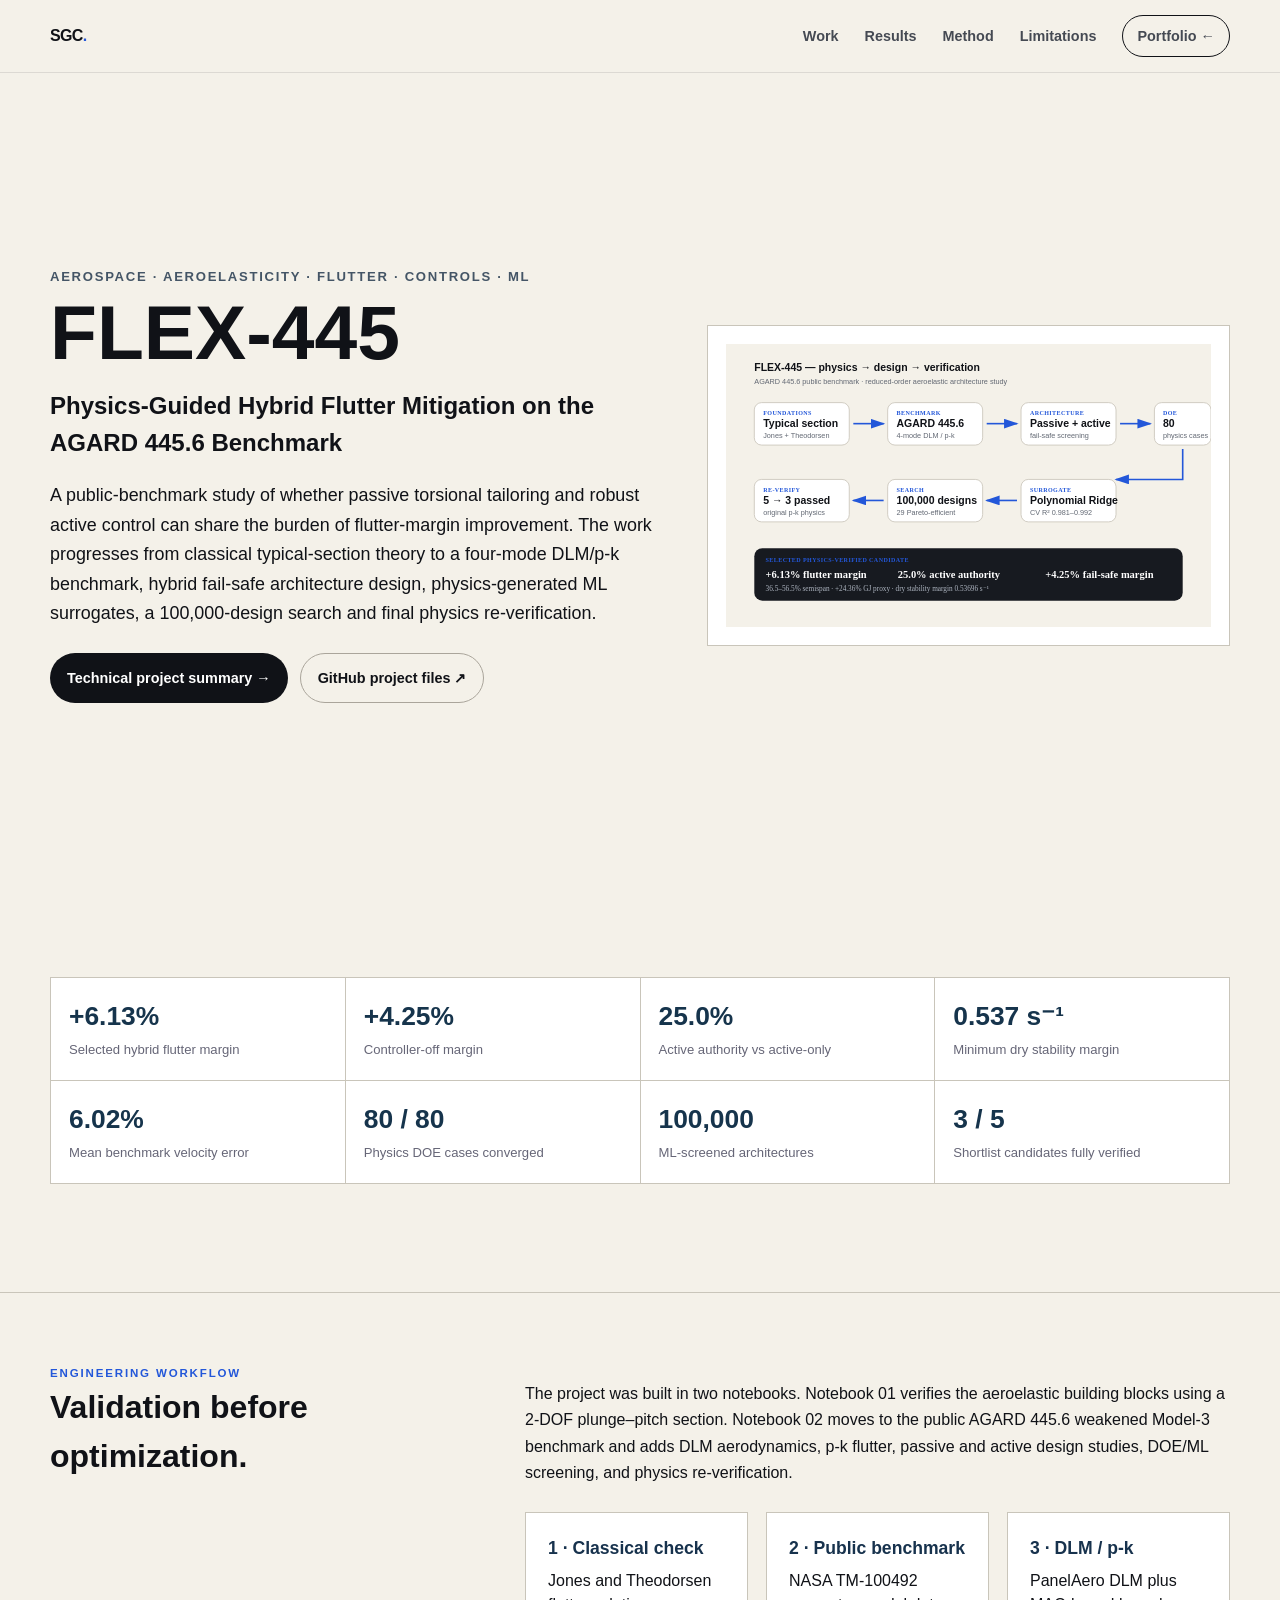
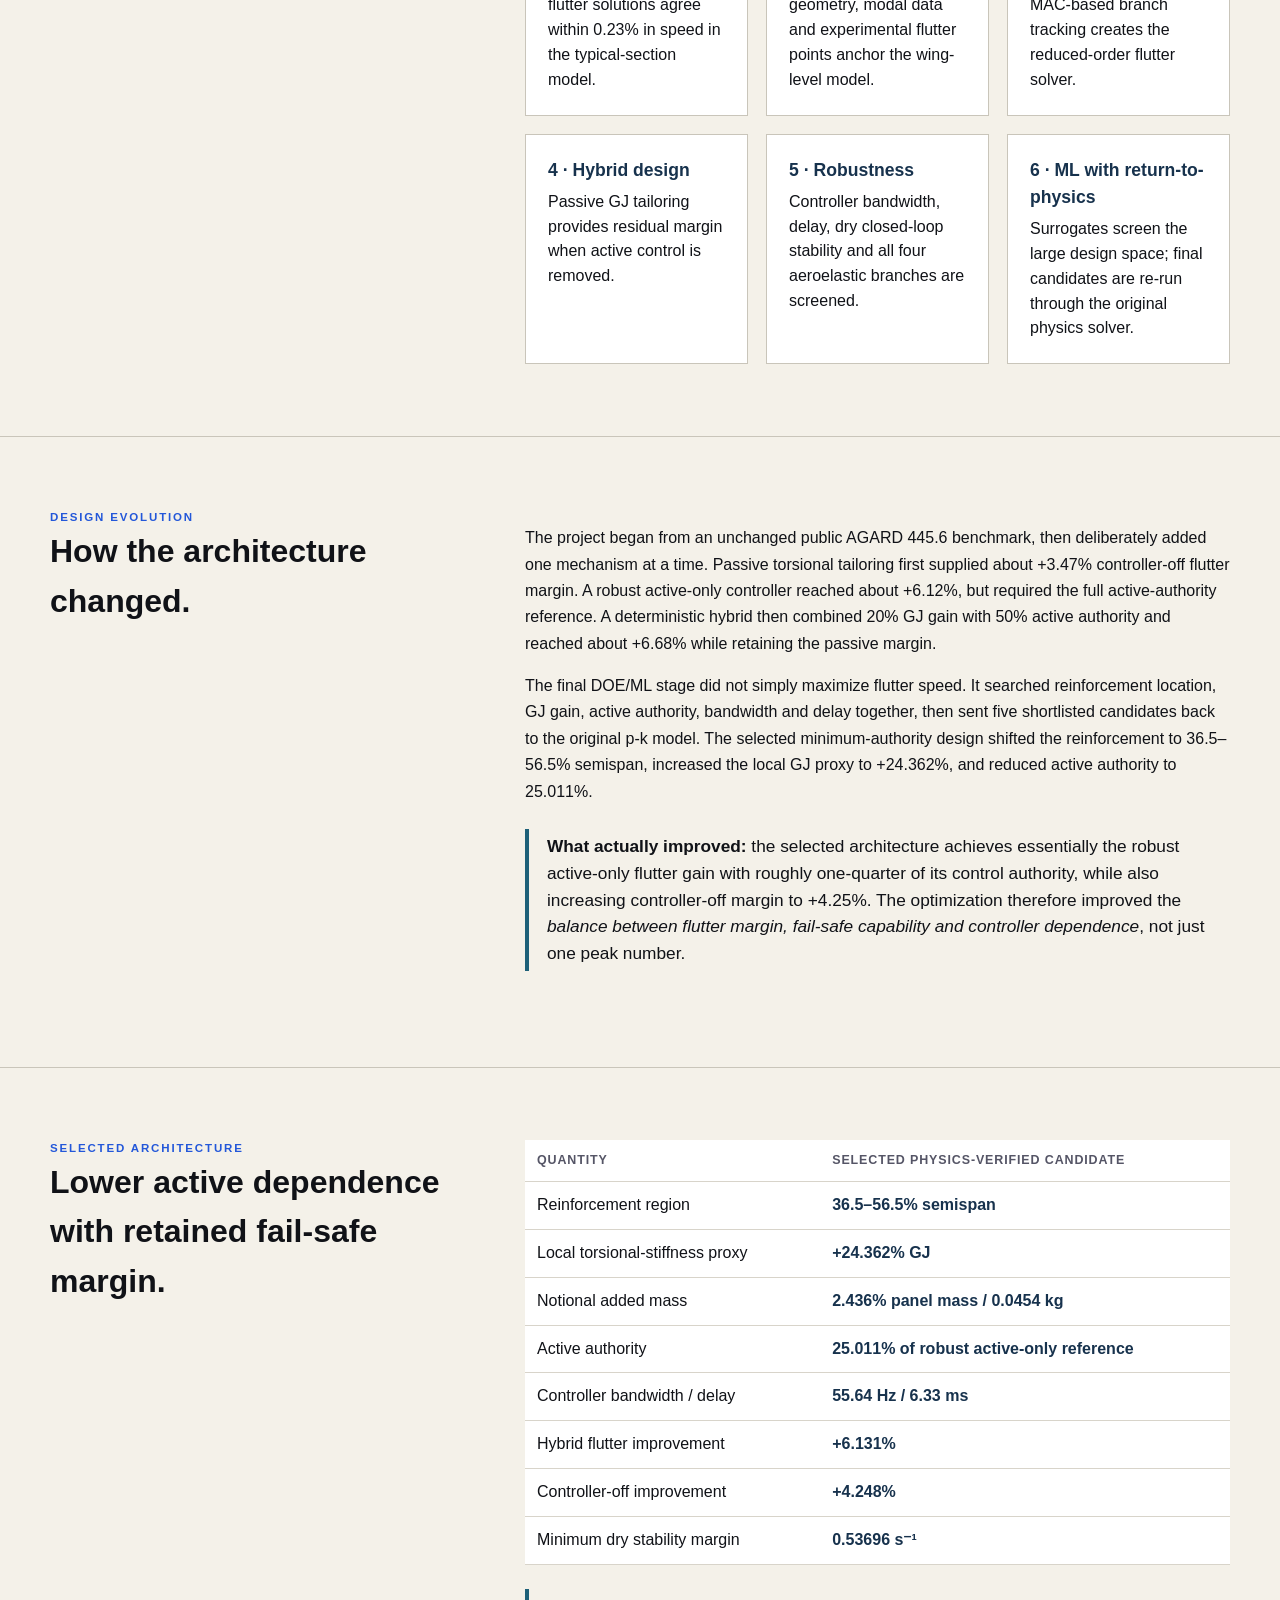
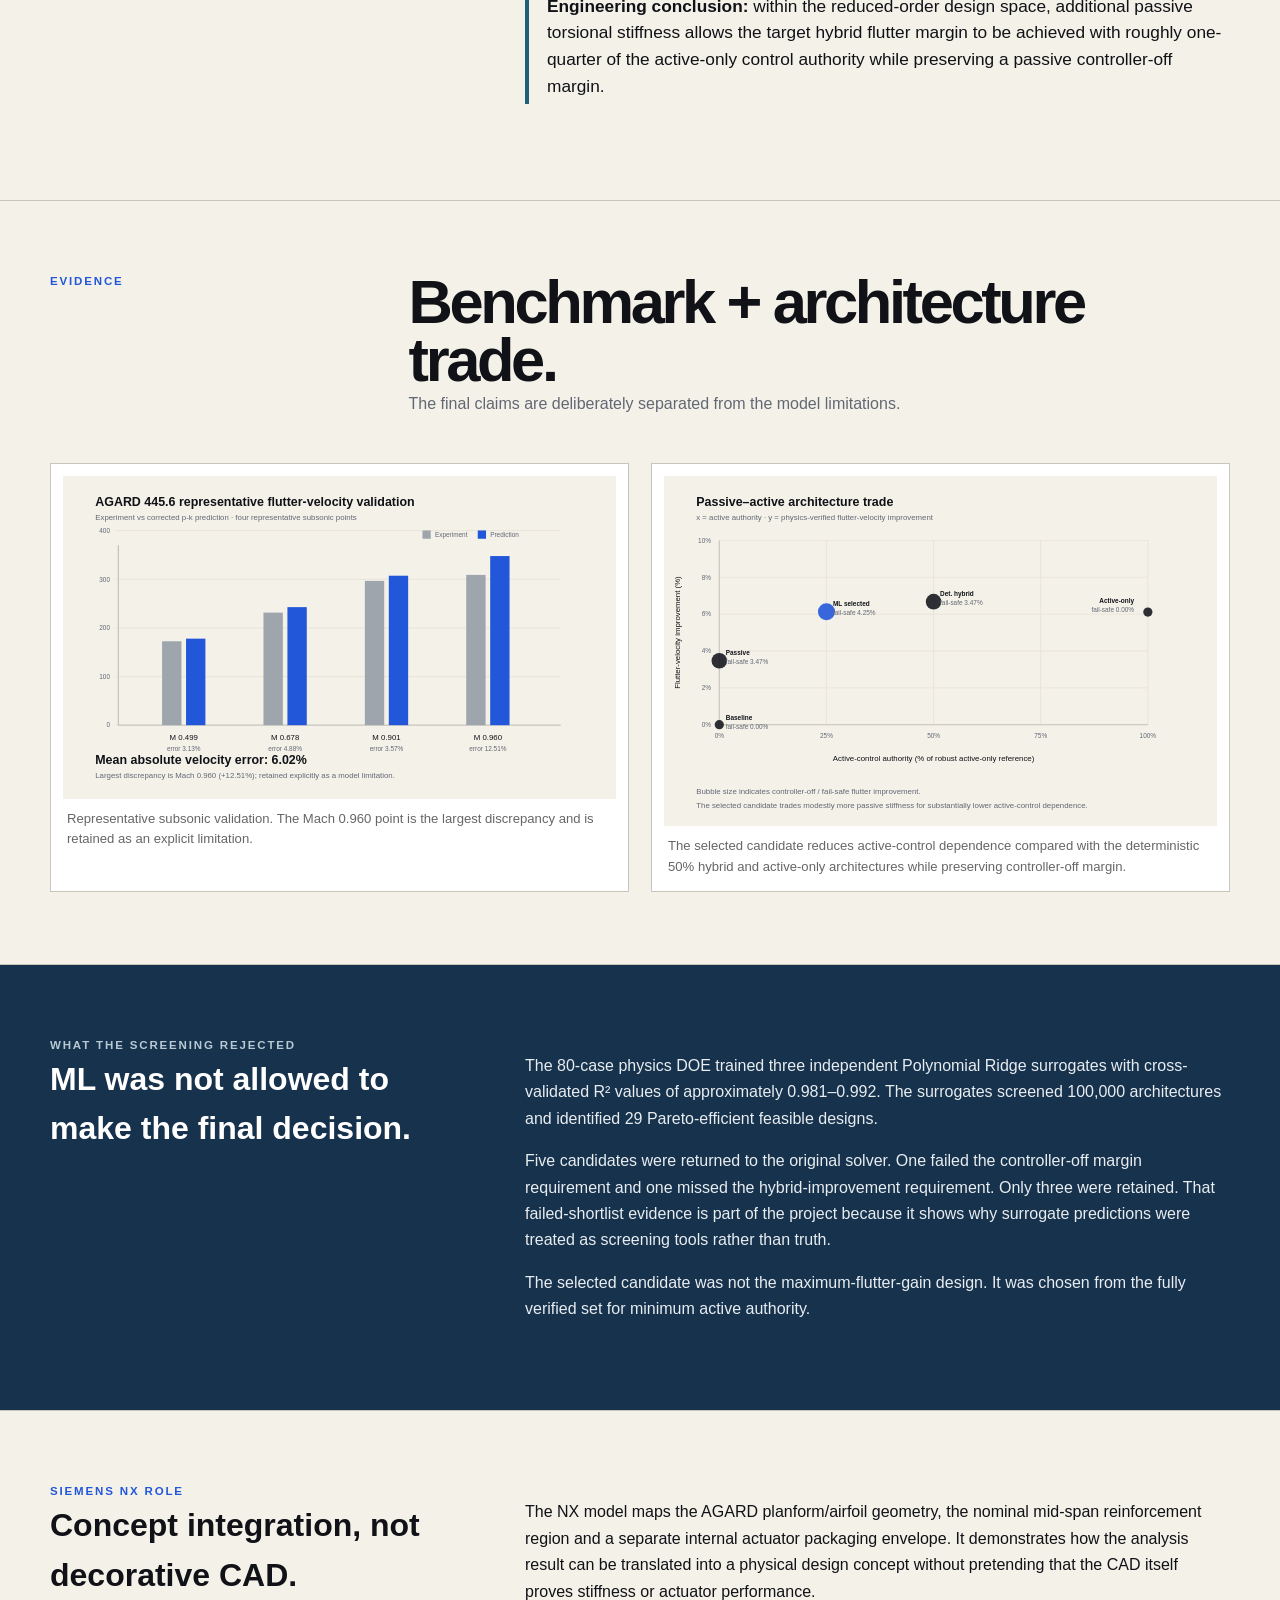
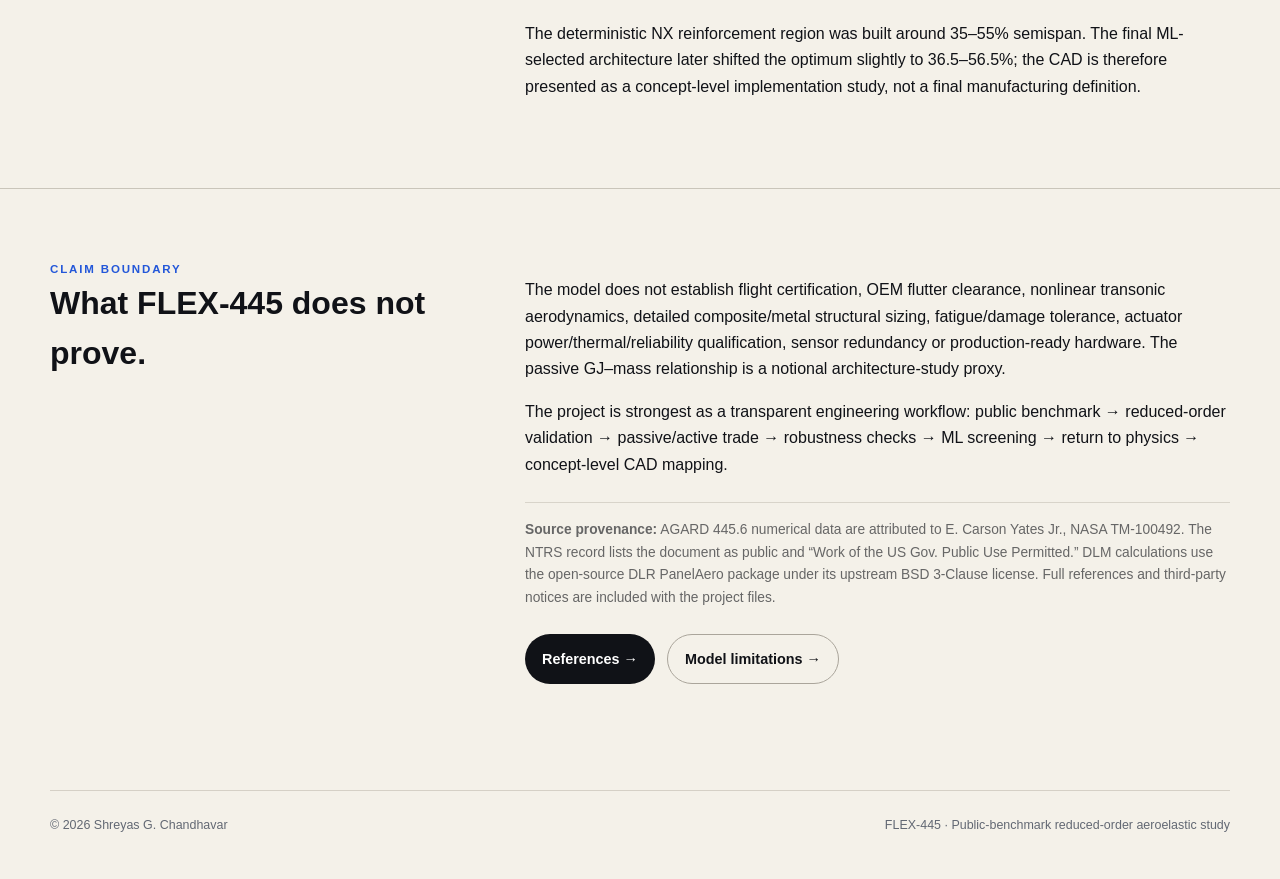
<file: flex445.html>
<!DOCTYPE html>
<html lang="en">
<head>
  <meta charset="UTF-8" />
  <meta name="viewport" content="width=device-width,initial-scale=1" />
  <meta name="description" content="FLEX-445 — public-benchmark hybrid passive-active aeroelastic flutter study by Shreyas G. Chandhavar." />
  <meta name="theme-color" content="#f4f1e9" />
  <link rel="stylesheet" href="style.css" />
  <title>FLEX-445 — Shreyas G. Chandhavar</title>
  <style>
    .case-hero{padding:86px 0 38px;display:grid;grid-template-columns:1.08fr .92fr;gap:42px;align-items:center}.case-hero h1{font-size:clamp(2.8rem,6vw,6.6rem);line-height:.88;margin:12px 0 20px}.case-kicker{font-size:.82rem;font-weight:800;letter-spacing:.13em;text-transform:uppercase;color:#456}.case-lead{font-size:1.12rem;line-height:1.65;max-width:720px}.hero-panel{background:#fff;border:1px solid #c9c5ba;padding:18px}.hero-panel img{width:100%;display:block}.metric-grid{display:grid;grid-template-columns:repeat(4,1fr);border-top:1px solid #c9c5ba;border-left:1px solid #c9c5ba;margin:20px 0 0}.metric-grid div{padding:18px;border-right:1px solid #c9c5ba;border-bottom:1px solid #c9c5ba;background:#fff}.metric-grid b{font-size:1.65rem;display:block;color:#16344c}.metric-grid span{font-size:.82rem;color:#667}.case-section{padding:72px 0;border-top:1px solid #c9c5ba}.case-grid{display:grid;grid-template-columns:.75fr 1.25fr;gap:52px}.case-grid h2{font-size:2rem;margin:0}.case-grid p,.case-grid li{line-height:1.65}.decision{display:grid;grid-template-columns:repeat(3,1fr);gap:18px;margin-top:26px}.decision div{background:#fff;border:1px solid #c9c5ba;padding:22px}.decision b{display:block;font-size:1.1rem;margin-bottom:6px;color:#17324d}.figure-pair{display:grid;grid-template-columns:1fr 1fr;gap:22px;margin-top:28px}.figure-card{background:#fff;border:1px solid #c9c5ba;padding:12px}.figure-card img{width:100%;display:block}.figure-card p{font-size:.82rem;color:#666;margin:10px 4px 2px}.result-table{width:100%;border-collapse:collapse;background:#fff}.result-table th,.result-table td{padding:11px 12px;border-bottom:1px solid #d8d4ca;text-align:left}.result-table th{font-size:.78rem;text-transform:uppercase;letter-spacing:.07em;color:#556}.result-table td:last-child{font-weight:800;color:#17324d}.failure{background:#17324d;color:#fff}.failure h2,.failure h3{color:#fff}.failure p,.failure li{color:#e8edf0}.callout{border-left:4px solid #1d6078;padding:4px 0 4px 18px;margin:24px 0;font-size:1.08rem}.case-actions{display:flex;flex-wrap:wrap;gap:12px;margin-top:24px}.source-note{font-size:.86rem;color:#666;border-top:1px solid #d8d4ca;padding-top:16px;margin-top:24px}@media(max-width:800px){.case-hero,.case-grid,.figure-pair{grid-template-columns:1fr}.metric-grid{grid-template-columns:1fr 1fr}.decision{grid-template-columns:1fr}}
  </style>
</head>
<body>
  <nav class="nav"><div class="wrap navin"><a class="brand" href="index.html">SGC<b>.</b></a><div class="links"><a href="index.html#work">Work</a><a href="#results">Results</a><a href="#method">Method</a><a href="#limitations">Limitations</a><a class="pill" href="index.html">Portfolio ←</a></div></div></nav>
  <main>
    <section><div class="wrap case-hero"><div><div class="case-kicker">Aerospace · aeroelasticity · flutter · controls · ML</div><h1>FLEX-445</h1><h2>Physics-Guided Hybrid Flutter Mitigation on the AGARD 445.6 Benchmark</h2><p class="case-lead">A public-benchmark study of whether passive torsional tailoring and robust active control can share the burden of flutter-margin improvement. The work progresses from classical typical-section theory to a four-mode DLM/p-k benchmark, hybrid fail-safe architecture design, physics-generated ML surrogates, a 100,000-design search and final physics re-verification.</p><div class="case-actions"><a class="btn dark" href="projects/flex445/README.md">Technical project summary →</a><a class="btn light" href="https://github.com/shreyas-chandhavar/shreyas-chandhavar.github.io/tree/main/projects/flex445" target="_blank" rel="noreferrer">GitHub project files ↗</a></div></div><div class="hero-panel"><img src="projects/flex445/assets/flex445-architecture.svg" alt="FLEX-445 physics to design to verification workflow" /></div></div></section>
    <section><div class="wrap"><div class="metric-grid"><div><b>+6.13%</b><span>Selected hybrid flutter margin</span></div><div><b>+4.25%</b><span>Controller-off margin</span></div><div><b>25.0%</b><span>Active authority vs active-only</span></div><div><b>0.537 s⁻¹</b><span>Minimum dry stability margin</span></div><div><b>6.02%</b><span>Mean benchmark velocity error</span></div><div><b>80 / 80</b><span>Physics DOE cases converged</span></div><div><b>100,000</b><span>ML-screened architectures</span></div><div><b>3 / 5</b><span>Shortlist candidates fully verified</span></div></div></div></section>
    <section class="case-section" id="method"><div class="wrap case-grid"><div><div class="eyebrow">Engineering workflow</div><h2>Validation before optimization.</h2></div><div><p>The project was built in two notebooks. Notebook 01 verifies the aeroelastic building blocks using a 2-DOF plunge–pitch section. Notebook 02 moves to the public AGARD 445.6 weakened Model-3 benchmark and adds DLM aerodynamics, p-k flutter, passive and active design studies, DOE/ML screening, and physics re-verification.</p><div class="decision"><div><b>1 · Classical check</b><span>Jones and Theodorsen flutter solutions agree within 0.23% in speed in the typical-section model.</span></div><div><b>2 · Public benchmark</b><span>NASA TM-100492 geometry, modal data and experimental flutter points anchor the wing-level model.</span></div><div><b>3 · DLM / p-k</b><span>PanelAero DLM plus MAC-based branch tracking creates the reduced-order flutter solver.</span></div><div><b>4 · Hybrid design</b><span>Passive GJ tailoring provides residual margin when active control is removed.</span></div><div><b>5 · Robustness</b><span>Controller bandwidth, delay, dry closed-loop stability and all four aeroelastic branches are screened.</span></div><div><b>6 · ML with return-to-physics</b><span>Surrogates screen the large design space; final candidates are re-run through the original physics solver.</span></div></div></div></div></section>
    <section class="case-section"><div class="wrap case-grid"><div><div class="eyebrow">Design evolution</div><h2>How the architecture changed.</h2></div><div><p>The project began from an unchanged public AGARD 445.6 benchmark, then deliberately added one mechanism at a time. Passive torsional tailoring first supplied about +3.47% controller-off flutter margin. A robust active-only controller reached about +6.12%, but required the full active-authority reference. A deterministic hybrid then combined 20% GJ gain with 50% active authority and reached about +6.68% while retaining the passive margin.</p><p>The final DOE/ML stage did not simply maximize flutter speed. It searched reinforcement location, GJ gain, active authority, bandwidth and delay together, then sent five shortlisted candidates back to the original p-k model. The selected minimum-authority design shifted the reinforcement to 36.5–56.5% semispan, increased the local GJ proxy to +24.362%, and reduced active authority to 25.011%.</p><div class="callout"><strong>What actually improved:</strong> the selected architecture achieves essentially the robust active-only flutter gain with roughly one-quarter of its control authority, while also increasing controller-off margin to +4.25%. The optimization therefore improved the <em>balance between flutter margin, fail-safe capability and controller dependence</em>, not just one peak number.</div></div></div></section><section class="case-section" id="results"><div class="wrap case-grid"><div><div class="eyebrow">Selected architecture</div><h2>Lower active dependence with retained fail-safe margin.</h2></div><div><table class="result-table"><tr><th>Quantity</th><th>Selected physics-verified candidate</th></tr><tr><td>Reinforcement region</td><td>36.5–56.5% semispan</td></tr><tr><td>Local torsional-stiffness proxy</td><td>+24.362% GJ</td></tr><tr><td>Notional added mass</td><td>2.436% panel mass / 0.0454 kg</td></tr><tr><td>Active authority</td><td>25.011% of robust active-only reference</td></tr><tr><td>Controller bandwidth / delay</td><td>55.64 Hz / 6.33 ms</td></tr><tr><td>Hybrid flutter improvement</td><td>+6.131%</td></tr><tr><td>Controller-off improvement</td><td>+4.248%</td></tr><tr><td>Minimum dry stability margin</td><td>0.53696 s⁻¹</td></tr></table><div class="callout"><strong>Engineering conclusion:</strong> within the reduced-order design space, additional passive torsional stiffness allows the target hybrid flutter margin to be achieved with roughly one-quarter of the active-only control authority while preserving a passive controller-off margin.</div></div></div></section>
    <section class="case-section"><div class="wrap"><div class="sectionhead"><div class="eyebrow">Evidence</div><div><h2>Benchmark + architecture trade.</h2><p>The final claims are deliberately separated from the model limitations.</p></div></div><div class="figure-pair"><div class="figure-card"><img src="projects/flex445/assets/flex445-validation.svg" alt="AGARD 445.6 experiment versus corrected p-k flutter velocity" /><p>Representative subsonic validation. The Mach 0.960 point is the largest discrepancy and is retained as an explicit limitation.</p></div><div class="figure-card"><img src="projects/flex445/assets/flex445-trade.svg" alt="Passive-active flutter architecture trade" /><p>The selected candidate reduces active-control dependence compared with the deterministic 50% hybrid and active-only architectures while preserving controller-off margin.</p></div></div></div></section>
    <section class="case-section failure"><div class="wrap case-grid"><div><div class="eyebrow" style="color:#b8c9d4">What the screening rejected</div><h2>ML was not allowed to make the final decision.</h2></div><div><p>The 80-case physics DOE trained three independent Polynomial Ridge surrogates with cross-validated R² values of approximately 0.981–0.992. The surrogates screened 100,000 architectures and identified 29 Pareto-efficient feasible designs.</p><p>Five candidates were returned to the original solver. One failed the controller-off margin requirement and one missed the hybrid-improvement requirement. Only three were retained. That failed-shortlist evidence is part of the project because it shows why surrogate predictions were treated as screening tools rather than truth.</p><p>The selected candidate was not the maximum-flutter-gain design. It was chosen from the fully verified set for minimum active authority.</p></div></div></section>
    <section class="case-section"><div class="wrap case-grid"><div><div class="eyebrow">Siemens NX role</div><h2>Concept integration, not decorative CAD.</h2></div><div><p>The NX model maps the AGARD planform/airfoil geometry, the nominal mid-span reinforcement region and a separate internal actuator packaging envelope. It demonstrates how the analysis result can be translated into a physical design concept without pretending that the CAD itself proves stiffness or actuator performance.</p><p>The deterministic NX reinforcement region was built around 35–55% semispan. The final ML-selected architecture later shifted the optimum slightly to 36.5–56.5%; the CAD is therefore presented as a concept-level implementation study, not a final manufacturing definition.</p></div></div></section>
    <section class="case-section" id="limitations"><div class="wrap case-grid"><div><div class="eyebrow">Claim boundary</div><h2>What FLEX-445 does not prove.</h2></div><div><p>The model does not establish flight certification, OEM flutter clearance, nonlinear transonic aerodynamics, detailed composite/metal structural sizing, fatigue/damage tolerance, actuator power/thermal/reliability qualification, sensor redundancy or production-ready hardware. The passive GJ–mass relationship is a notional architecture-study proxy.</p><p>The project is strongest as a transparent engineering workflow: public benchmark → reduced-order validation → passive/active trade → robustness checks → ML screening → return to physics → concept-level CAD mapping.</p><p class="source-note"><strong>Source provenance:</strong> AGARD 445.6 numerical data are attributed to E. Carson Yates Jr., NASA TM-100492. The NTRS record lists the document as public and “Work of the US Gov. Public Use Permitted.” DLM calculations use the open-source DLR PanelAero package under its upstream BSD 3-Clause license. Full references and third-party notices are included with the project files.</p><div class="case-actions"><a class="btn dark" href="projects/flex445/REFERENCES.md">References →</a><a class="btn light" href="projects/flex445/MODEL_LIMITATIONS.md">Model limitations →</a></div></div></div></section>
  </main>
  <footer><div class="wrap foot"><span>© 2026 Shreyas G. Chandhavar</span><span>FLEX-445 · Public-benchmark reduced-order aeroelastic study</span></div></footer>
</body>
</html>
</file>
<file: style.css>
:root{--bg:#f4f1e9;--ink:#101217;--muted:#626873;--line:#d5d0c6;--blue:#2357d9;--dark:#171a20;--white:#fff;--max:1180px}*{box-sizing:border-box}html{scroll-behavior:smooth}body{margin:0;background:var(--bg);color:var(--ink);font-family:Inter,ui-sans-serif,-apple-system,BlinkMacSystemFont,"Segoe UI",sans-serif;line-height:1.55;-webkit-font-smoothing:antialiased}a{color:inherit;text-decoration:none}img{max-width:100%;display:block}.wrap{width:min(calc(100% - 40px),var(--max));margin:auto}.nav{position:sticky;top:0;z-index:20;background:rgba(244,241,233,.9);backdrop-filter:blur(16px);border-bottom:1px solid rgba(16,18,23,.1)}.navin{min-height:72px;display:flex;align-items:center;justify-content:space-between}.brand{font-weight:900;letter-spacing:-.04em}.brand b{color:var(--blue)}.links{display:flex;align-items:center;gap:26px;font-size:.9rem;font-weight:700;color:#454a53}.links a:hover{color:var(--blue)}.pill{border:1px solid var(--ink);border-radius:999px;padding:9px 14px}.eyebrow{font-size:.72rem;letter-spacing:.16em;text-transform:uppercase;font-weight:850;color:var(--blue)}.hero{min-height:calc(100vh - 72px);display:grid;grid-template-columns:1.13fr .87fr;gap:64px;align-items:center;padding:64px 0 74px}.identity{display:flex;align-items:center;gap:15px;margin-bottom:25px}.identity img{width:78px;height:78px;border-radius:20px;object-fit:cover;border:1px solid var(--line);box-shadow:0 12px 32px rgba(16,18,23,.1)}.identity strong{display:block;font-size:1.04rem}.identity span{display:block;color:var(--muted);font-size:.82rem;margin-top:4px}.hero h1{font-size:clamp(3.7rem,7.5vw,7.6rem);line-height:.84;letter-spacing:-.075em;margin:18px 0 28px}.hero h1 span{display:block}.outline{color:transparent;-webkit-text-stroke:1.4px var(--ink)}.lead{font-size:1.12rem;color:#4d535c;max-width:690px}.buttons{display:flex;gap:11px;flex-wrap:wrap;margin-top:30px}.btn{display:inline-flex;align-items:center;gap:8px;padding:13px 17px;border-radius:999px;font-size:.9rem;font-weight:850;transition:.2s}.btn.dark{background:var(--ink);color:white}.btn.dark:hover{background:var(--blue);transform:translateY(-2px)}.btn.light{border:1px solid #aaa59b}.feature{background:var(--dark);color:white;border-radius:24px;overflow:hidden;box-shadow:0 28px 76px rgba(16,18,23,.16)}.feature-head{display:flex;justify-content:space-between;padding:17px 19px;font-size:.72rem;letter-spacing:.1em;text-transform:uppercase;color:#aeb6c4}.feature img{aspect-ratio:4/3;width:100%;object-fit:cover;background:#ddd}.feature.aero img{object-fit:contain;background:#fff;padding:10px}.feature-metrics{display:grid;grid-template-columns:repeat(3,1fr);border-top:1px solid #303541}.feature-metrics div{padding:17px 13px;border-right:1px solid #303541}.feature-metrics div:last-child{border:0}.feature-metrics b{display:block}.feature-metrics span{font-size:.68rem;letter-spacing:.06em;text-transform:uppercase;color:#96a0b0}.strip{border-top:1px solid var(--line);border-bottom:1px solid var(--line)}.stripin{display:grid;grid-template-columns:repeat(4,1fr)}.stripin div{padding:19px 16px;border-right:1px solid var(--line)}.stripin div:first-child{padding-left:0}.stripin div:last-child{border:0}.strip b{display:block;font-size:.92rem}.strip span{font-size:.75rem;color:var(--muted)}section{padding:108px 0}.sectionhead{display:grid;grid-template-columns:.4fr 1fr;gap:30px;margin-bottom:46px}.sectionhead h2{font-size:clamp(2.5rem,4.8vw,4.8rem);line-height:.94;letter-spacing:-.055em;margin:0}.sectionhead p{max-width:620px;color:var(--muted);margin:4px 0 0}.projects{display:grid;gap:22px}.project{display:grid;grid-template-columns:1fr 1fr;min-height:520px;border:1px solid var(--line);border-radius:19px;overflow:hidden;background:#fbfaf7}.project:nth-child(even) .media{order:2}.media{min-height:420px;background:#ddd8cf;overflow:hidden;display:flex;align-items:center;justify-content:center}.media img{width:100%;height:100%;object-fit:cover}.media.contain{background:#fff;padding:18px}.media.contain img{object-fit:contain}.body{padding:48px;display:flex;flex-direction:column}.num{font-size:.74rem;letter-spacing:.1em;font-weight:850;color:var(--muted)}.body h3{font-size:2.1rem;line-height:1.05;letter-spacing:-.04em;margin:16px 0}.body p{color:var(--muted);margin:0 0 23px}.body .insight{font-size:.88rem;border-left:3px solid var(--blue);padding:12px 0 12px 14px;margin-top:-3px}.tags{display:flex;flex-wrap:wrap;gap:7px;margin-bottom:26px}.tag{border:1px solid #cbc6bd;border-radius:999px;padding:6px 9px;font-size:.72rem;font-weight:750}.facts{display:grid;grid-template-columns:repeat(3,1fr);gap:12px;margin:8px 0 28px}.fact{border-top:1px solid var(--line);padding-top:12px}.fact b{display:block}.fact span{font-size:.69rem;color:var(--muted)}.plink{margin-top:auto;color:var(--blue);font-weight:850}.cfd{height:100%;width:100%;min-height:420px;background:linear-gradient(rgba(255,255,255,.04) 1px,transparent 1px),linear-gradient(90deg,rgba(255,255,255,.04) 1px,transparent 1px),radial-gradient(circle at 35% 45%,rgba(35,87,217,.75),transparent 25%),#10141b;background-size:35px 35px,35px 35px,auto,auto;display:flex;align-items:center;justify-content:center}.foil{width:78%;height:130px;border:2px solid rgba(255,255,255,.9);border-radius:55% 15% 45% 55%/50% 45% 55% 50%;transform:rotate(-7deg);position:relative;box-shadow:0 0 60px rgba(35,87,217,.3)}.foil:after{content:"NACA 0018 · HINGED FLAP · RANS";position:absolute;left:14%;top:45%;color:#dce4ff;font-size:.66rem;letter-spacing:.13em}.darksec{background:var(--dark);color:white}.darksec .eyebrow{color:#90aaff}.darksec .sectionhead p{color:#aeb5c0}.caps{display:grid;grid-template-columns:repeat(4,1fr);gap:1px;background:#343945;border:1px solid #343945;border-radius:18px;overflow:hidden}.cap{background:var(--dark);padding:32px;min-height:235px}.cap .sym{font-size:1.6rem;margin-bottom:38px}.cap h3{margin:0 0 9px}.cap p{font-size:.86rem;color:#adb4bf}.timeline{display:grid;grid-template-columns:.4fr 1fr;gap:30px}.event{display:grid;grid-template-columns:175px 1fr;gap:24px;border-top:1px solid var(--line);padding:27px 0}.event .date{font-size:.83rem;color:var(--muted);font-weight:750}.event h3{font-size:1.28rem;letter-spacing:-.02em;margin:0}.event p{color:var(--muted);margin:8px 0}.chips{display:flex;flex-wrap:wrap;gap:8px;margin-top:14px}.chips span{background:#ebe7de;border-radius:8px;padding:7px 10px;font-size:.72rem;font-weight:750}.about{display:grid;grid-template-columns:.78fr 1.22fr;gap:64px;align-items:center;margin-bottom:30px}.portrait{border-radius:24px;overflow:hidden;background:#ddd8cf;aspect-ratio:4/5}.portrait img{width:100%;height:100%;object-fit:cover}.about h2{font-size:clamp(2.8rem,5.1vw,5.3rem);line-height:.91;letter-spacing:-.06em;margin:12px 0 24px}.about p{font-size:1.03rem;color:var(--muted);max-width:690px}.aboutfacts{display:grid;grid-template-columns:repeat(3,1fr);gap:12px;margin-top:28px}.aboutfacts div{border-top:1px solid var(--line);padding-top:12px}.aboutfacts b{display:block;font-size:.93rem}.aboutfacts span{font-size:.7rem;color:var(--muted)}.contact{background:var(--blue);color:white;border-radius:24px;padding:66px;display:grid;grid-template-columns:1.15fr .85fr;gap:46px;align-items:end}.contact h2{font-size:clamp(3rem,5.8vw,5.8rem);line-height:.88;letter-spacing:-.06em;margin:12px 0 0}.contact p{color:#dfe7ff}.contact .btn{background:white;color:var(--ink)}footer{padding:34px 0 44px;color:var(--muted);font-size:.78rem}.foot{border-top:1px solid var(--line);padding-top:25px;display:flex;justify-content:space-between;gap:20px}.reveal{opacity:0;transform:translateY(18px);transition:.6s}.reveal.show{opacity:1;transform:none}@media(max-width:900px){.hero,.project,.sectionhead,.timeline,.about,.contact{grid-template-columns:1fr}.project:nth-child(even) .media{order:0}.caps{grid-template-columns:1fr 1fr}.stripin{grid-template-columns:1fr 1fr}.event{grid-template-columns:1fr}.contact{padding:46px}}@media(max-width:640px){.wrap{width:min(calc(100% - 24px),var(--max))}.links a:not(.pill){display:none}.hero{min-height:auto;padding-top:45px}.hero h1{font-size:clamp(3.1rem,17vw,5rem)}section{padding:74px 0}.stripin{grid-template-columns:1fr}.stripin div,.stripin div:first-child{padding:14px 0;border-right:0;border-bottom:1px solid var(--line)}.body{padding:29px}.facts,.aboutfacts{grid-template-columns:1fr}.caps{grid-template-columns:1fr}.contact{padding:32px 27px}.foot{flex-direction:column}}
.hart-feature-visual{background:#fff;padding:10px;display:grid;grid-template-rows:1fr 94px;gap:8px}
.hart-feature-main{width:100%;height:100%;min-height:300px;object-fit:contain;background:#fff}
.hart-feature-strip{display:grid;grid-template-columns:repeat(3,1fr);gap:8px;min-height:0}
.feature.aero .hart-feature-strip img{width:100%;height:94px;object-fit:cover;padding:0;background:#f7f7f7;border:1px solid #e7e7e7}
.hart-media{background:#f2efe8;padding:14px;display:flex;align-items:stretch}
.hart-grid{width:100%;display:grid;grid-template-columns:repeat(2,1fr);grid-template-rows:1.25fr 1fr;gap:10px}
.hart-grid-item{position:relative;background:#fff;border:1px solid #d9d4ca;border-radius:12px;overflow:hidden;min-height:0}
.hart-grid-item.wide{grid-column:1 / -1}
.hart-grid-item img{width:100%;height:100%;object-fit:contain;background:#fff}
.hart-grid-item span{position:absolute;left:10px;bottom:9px;background:rgba(16,18,23,.88);color:#fff;border-radius:999px;padding:5px 8px;font-size:.62rem;font-weight:800;letter-spacing:.04em}
@media(max-width:900px){.hart-feature-main{min-height:240px}.hart-media{min-height:520px}}
@media(max-width:640px){.hart-feature-visual{grid-template-rows:1fr 72px}.feature.aero .hart-feature-strip img{height:72px}.hart-grid{grid-template-columns:1fr;grid-template-rows:auto}.hart-grid-item.wide{grid-column:auto}.hart-grid-item{min-height:220px}}
</file>
